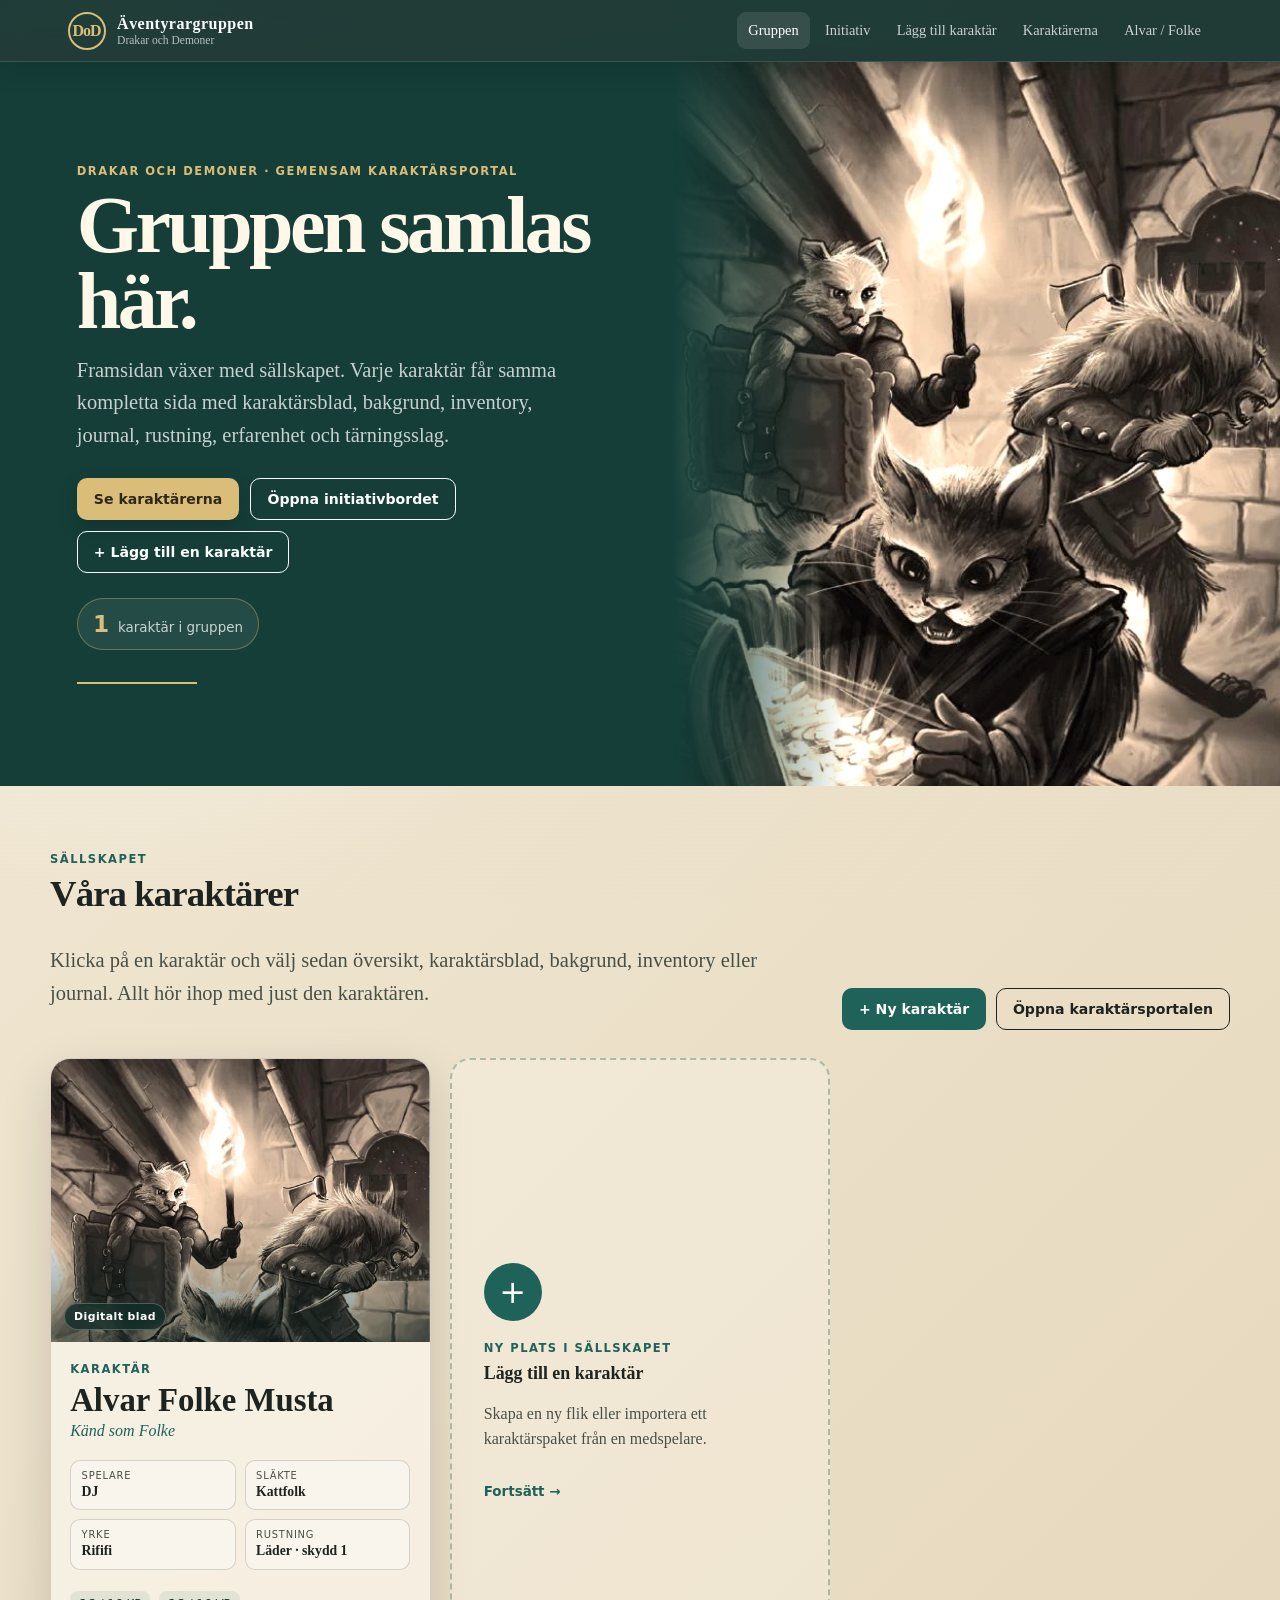
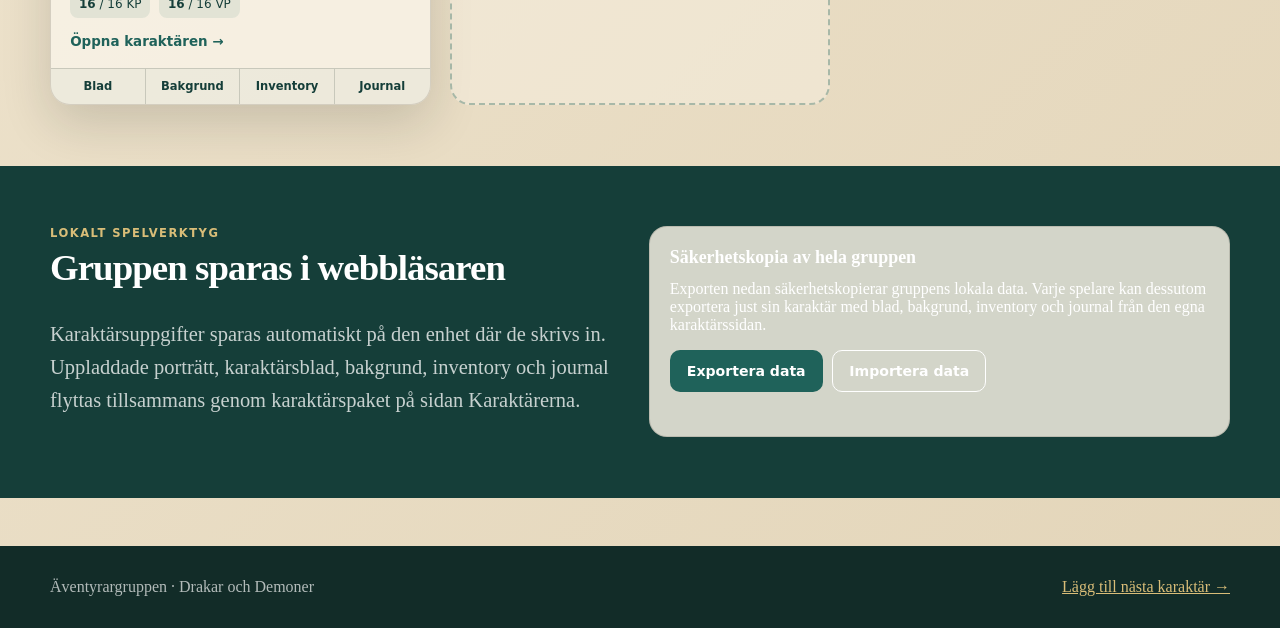
<file: index.html>
<!doctype html>
<html lang="sv">
<head>
  <meta charset="utf-8">
  <meta name="viewport" content="width=device-width, initial-scale=1">
  <meta name="description" content="Gemensam karaktärssida för en grupp i Drakar och Demoner.">
  <title>Äventyrargruppen — Drakar och Demoner</title>
  <link rel="icon" href="assets/images/favicon.svg" type="image/svg+xml">
  <link rel="stylesheet" href="assets/css/styles.css">
  <script defer src="assets/js/app.js"></script>
  <script defer src="assets/js/home.js"></script>
</head>
<body>
  <header class="site-header">
    <div class="header-inner">
      <a class="brand" href="index.html">
        <span class="brand-mark">DoD</span>
        <span><strong>Äventyrargruppen</strong><small>Drakar och Demoner</small></span>
      </a>
      <button class="nav-toggle" type="button" aria-expanded="false" aria-label="Öppna meny">Meny</button>
      <nav class="site-nav" aria-label="Huvudmeny">
        <a class="active" href="index.html">Gruppen</a>
        <a href="initiative.html">Initiativ</a>
        <a href="party.html#new">Lägg till karaktär</a>
        <a href="party.html">Karaktärerna</a>
        <a href="party.html#alvar/overview">Alvar / Folke</a>
      </nav>
    </div>
  </header>

  <main>
    <section class="hero group-hero">
      <div class="hero-copy">
        <p class="eyebrow">Drakar och Demoner · Gemensam karaktärsportal</p>
        <h1>Gruppen samlas här.</h1>
        <p class="lead">Framsidan växer med sällskapet. Varje karaktär får samma kompletta sida med karaktärsblad, bakgrund, inventory, journal, rustning, erfarenhet och tärningsslag.</p>
        <div class="hero-actions">
          <a class="btn btn-primary" href="#characters">Se karaktärerna</a>
          <a class="btn btn-ghost" href="initiative.html">Öppna initiativbordet</a>
          <a class="btn btn-ghost" href="party.html#new">+ Lägg till en karaktär</a>
        </div>
        <div class="group-count" aria-live="polite">
          <strong id="home-character-count">1</strong>
          <span id="home-character-count-label">karaktär i gruppen</span>
        </div>
      </div>
      <div class="hero-art">
        <img src="assets/images/kattfolkstjuvar.webp" alt="En grupp äventyrare undersöker en skattkista i ett stenvalv">
      </div>
    </section>

    <section id="characters" class="section container">
      <div class="page-head group-page-head">
        <div>
          <p class="eyebrow">Sällskapet</p>
          <h2>Våra karaktärer</h2>
          <p class="lead">Klicka på en karaktär och välj sedan översikt, karaktärsblad, bakgrund, inventory eller journal. Allt hör ihop med just den karaktären.</p>
        </div>
        <div class="tools no-print">
          <a class="btn btn-secondary" href="party.html#new">+ Ny karaktär</a>
          <a class="btn btn-ghost" href="party.html">Öppna karaktärsportalen</a>
        </div>
      </div>

      <div id="home-character-grid" class="character-gallery" aria-live="polite"></div>
    </section>

    <section class="section section-dark">
      <div class="container grid grid-2">
        <div>
          <p class="eyebrow">Lokalt spelverktyg</p>
          <h2>Gruppen sparas i webbläsaren</h2>
          <p class="lead">Karaktärsuppgifter sparas automatiskt på den enhet där de skrivs in. Uppladdade porträtt, karaktärsblad, bakgrund, inventory och journal flyttas tillsammans genom karaktärspaket på sidan Karaktärerna.</p>
        </div>
        <div class="card card-flat">
          <h3>Säkerhetskopia av hela gruppen</h3>
          <p>Exporten nedan säkerhetskopierar gruppens lokala data. Varje spelare kan dessutom exportera just sin karaktär med blad, bakgrund, inventory och journal från den egna karaktärssidan.</p>
          <div class="tools">
            <button class="btn btn-secondary" type="button" data-export>Exportera data</button>
            <label class="btn btn-ghost" for="import-home">Importera data</label>
            <input id="import-home" type="file" accept="application/json,.json" data-import hidden>
          </div>
        </div>
      </div>
    </section>
  </main>

  <footer class="site-footer">
    <div class="container footer-inner">
      <span>Äventyrargruppen · Drakar och Demoner</span>
      <a href="party.html#new">Lägg till nästa karaktär →</a>
    </div>
  </footer>
  <div id="toast" class="toast" role="status" aria-live="polite"></div>
</body>
</html>
</file>
<file: assets/css/styles.css>
:root {
  --ink: #1d231f;
  --ink-soft: #475048;
  --paper: #efe5cf;
  --paper-light: #f8f2e5;
  --paper-dark: #d8c9aa;
  --green: #1f625a;
  --green-dark: #153e39;
  --gold: #b58a45;
  --gold-light: #d9bd78;
  --red: #8c312d;
  --shadow: 0 18px 50px rgba(20, 24, 20, 0.16);
  --line: rgba(57, 67, 57, 0.2);
  --radius: 18px;
}

* { box-sizing: border-box; }
html { scroll-behavior: smooth; }
body {
  margin: 0;
  color: var(--ink);
  font-family: Georgia, 'Times New Roman', serif;
  background:
    radial-gradient(circle at 12% 15%, rgba(255,255,255,.72), transparent 26%),
    radial-gradient(circle at 88% 10%, rgba(181,138,69,.12), transparent 22%),
    linear-gradient(135deg, #f3ead7 0%, #e3d5b9 100%);
  min-height: 100vh;
}
body::before {
  content: '';
  position: fixed;
  inset: 0;
  pointer-events: none;
  opacity: .22;
  background-image:
    repeating-linear-gradient(0deg, transparent 0 3px, rgba(70,55,35,.04) 4px),
    repeating-linear-gradient(90deg, transparent 0 5px, rgba(70,55,35,.025) 6px);
  z-index: -1;
}
a { color: var(--green-dark); }
button, input, textarea, select { font: inherit; }
button { cursor: pointer; }
img { max-width: 100%; display: block; }

.site-header {
  position: sticky;
  top: 0;
  z-index: 50;
  backdrop-filter: blur(14px);
  background: rgba(20, 49, 45, .94);
  color: white;
  border-bottom: 1px solid rgba(255,255,255,.12);
  box-shadow: 0 6px 24px rgba(8,20,18,.18);
}
.header-inner {
  max-width: 1180px;
  margin: 0 auto;
  padding: .72rem 1.1rem;
  display: flex;
  align-items: center;
  gap: 1rem;
}
.brand {
  color: white;
  text-decoration: none;
  display: flex;
  align-items: center;
  gap: .72rem;
  min-width: 240px;
}
.brand-mark {
  width: 38px;
  height: 38px;
  border-radius: 50%;
  border: 2px solid var(--gold-light);
  display: grid;
  place-items: center;
  color: var(--gold-light);
  font-weight: 700;
  letter-spacing: -.06em;
}
.brand strong { display: block; font-size: 1rem; letter-spacing: .03em; }
.brand small { display: block; color: rgba(255,255,255,.68); font-size: .72rem; margin-top: .1rem; }
.nav-toggle {
  display: none;
  margin-left: auto;
  background: transparent;
  color: white;
  border: 1px solid rgba(255,255,255,.3);
  border-radius: 10px;
  padding: .55rem .7rem;
}
.site-nav {
  margin-left: auto;
  display: flex;
  gap: .2rem;
  align-items: center;
}
.site-nav a {
  color: rgba(255,255,255,.76);
  text-decoration: none;
  padding: .62rem .72rem;
  border-radius: 9px;
  font-size: .9rem;
}
.site-nav a:hover, .site-nav a.active { color: white; background: rgba(255,255,255,.1); }

main { min-height: calc(100vh - 170px); }
.container { width: min(1180px, calc(100% - 2rem)); margin: 0 auto; }
.page-head { padding: 3rem 0 1.7rem; }
.eyebrow {
  margin: 0 0 .55rem;
  color: var(--green);
  font-family: system-ui, sans-serif;
  text-transform: uppercase;
  font-weight: 800;
  letter-spacing: .13em;
  font-size: .72rem;
}
h1, h2, h3, p { margin-top: 0; }
h1 { font-size: clamp(2.3rem, 7vw, 5rem); line-height: .95; letter-spacing: -.045em; margin-bottom: .9rem; }
h2 { font-size: clamp(1.55rem, 3vw, 2.3rem); line-height: 1.05; letter-spacing: -.025em; }
h3 { font-size: 1.12rem; }
.lead { font-size: clamp(1.05rem, 2vw, 1.28rem); color: var(--ink-soft); max-width: 760px; line-height: 1.6; }
.muted { color: var(--ink-soft); }
.small { font-size: .84rem; }

.hero {
  min-height: 650px;
  display: grid;
  grid-template-columns: 1.05fr .95fr;
  overflow: hidden;
  background: var(--green-dark);
  color: white;
}
.hero-copy {
  padding: clamp(3rem, 8vw, 7rem) clamp(1.5rem, 6vw, 6rem);
  align-self: center;
  position: relative;
}
.hero-copy::after {
  content: '';
  width: 120px;
  height: 2px;
  background: var(--gold-light);
  display: block;
  margin-top: 2rem;
}
.hero h1 { color: #fff8e8; max-width: 720px; }
.hero .eyebrow { color: var(--gold-light); }
.hero .lead { color: rgba(255,255,255,.76); }
.hero-art { position: relative; min-height: 500px; }
.hero-art img { width: 100%; height: 100%; object-fit: cover; object-position: center 30%; filter: sepia(.08) contrast(1.02); }
.hero-art::after { content: ''; position: absolute; inset: 0; background: linear-gradient(90deg, var(--green-dark), transparent 28%); }
.hero-actions { display: flex; flex-wrap: wrap; gap: .7rem; margin-top: 1.6rem; }

.btn {
  display: inline-flex;
  align-items: center;
  justify-content: center;
  gap: .45rem;
  min-height: 42px;
  padding: .68rem 1rem;
  border-radius: 10px;
  border: 1px solid transparent;
  text-decoration: none;
  font-family: system-ui, sans-serif;
  font-weight: 750;
  font-size: .88rem;
  transition: transform .15s ease, box-shadow .15s ease, background .15s ease;
}
.btn:hover { transform: translateY(-1px); }
.btn-primary { background: var(--gold-light); color: #2f2819; box-shadow: 0 8px 20px rgba(0,0,0,.16); }
.btn-secondary { background: var(--green); color: white; }
.btn-ghost { background: transparent; border-color: currentColor; color: inherit; }
.btn-danger { background: var(--red); color: white; }
.btn-small { min-height: 34px; padding: .45rem .65rem; font-size: .78rem; }

.section { padding: 3.8rem 0; }
.section-tight { padding: 2rem 0 3.5rem; }
.section-dark { background: var(--green-dark); color: white; }
.section-dark .muted { color: rgba(255,255,255,.68); }
.grid { display: grid; gap: 1.1rem; }
.grid-2 { grid-template-columns: repeat(2, minmax(0,1fr)); }
.grid-3 { grid-template-columns: repeat(3, minmax(0,1fr)); }
.grid-4 { grid-template-columns: repeat(4, minmax(0,1fr)); }

.card {
  background: rgba(248,242,229,.84);
  border: 1px solid rgba(75,70,55,.18);
  border-radius: var(--radius);
  padding: 1.25rem;
  box-shadow: var(--shadow);
}
.card-flat { box-shadow: none; }
.card h2, .card h3 { margin-bottom: .75rem; }
.link-card { text-decoration: none; color: inherit; transition: transform .18s ease, box-shadow .18s ease; }
.link-card:hover { transform: translateY(-4px); box-shadow: 0 22px 55px rgba(20,24,20,.2); }
.link-card .arrow { color: var(--green); font-family: system-ui, sans-serif; font-weight: 800; }

.quick-facts { margin-top: -2.5rem; position: relative; z-index: 5; }
.fact { min-height: 145px; }
.fact strong { display:block; font-size: 1.55rem; color: var(--green-dark); margin-bottom: .25rem; }
.fact span { color: var(--ink-soft); }

.stat-grid { display: grid; grid-template-columns: repeat(6, minmax(95px,1fr)); gap: .7rem; }
.stat-card {
  background: var(--green-dark);
  color: white;
  border-radius: 16px;
  padding: 1rem .75rem;
  text-align: center;
  border: 1px solid rgba(255,255,255,.12);
  box-shadow: 0 14px 25px rgba(20,49,45,.15);
}
.stat-card label { display:block; text-transform: uppercase; font-family: system-ui, sans-serif; letter-spacing:.08em; font-size:.68rem; color:rgba(255,255,255,.68); }
.stat-card input {
  width: 100%;
  border: 0;
  background: transparent;
  color: white;
  text-align: center;
  font-size: 2rem;
  font-weight: 700;
  font-family: Georgia, serif;
  padding: .25rem 0;
}
.stat-card .abbr { color: var(--gold-light); font-family: system-ui, sans-serif; font-size: .72rem; }

.tracker-grid { display: grid; grid-template-columns: repeat(2,minmax(0,1fr)); gap: 1rem; }
.tracker { background: rgba(255,255,255,.5); border-radius: 16px; padding: 1rem; border: 1px solid var(--line); }
.tracker-head { display:flex; align-items:center; justify-content:space-between; gap:1rem; margin-bottom:.75rem; }
.counter { display:flex; align-items:center; gap:.45rem; }
.counter input { width: 64px; text-align:center; font-weight:700; }
.pips { display:flex; flex-wrap:wrap; gap:5px; }
.pip { width:18px; height:18px; border-radius:50%; border:2px solid var(--green); background:transparent; }
.pip.filled { background:var(--green); }

.conditions { display:grid; grid-template-columns:repeat(3,minmax(0,1fr)); gap:.6rem; }
.condition {
  border:1px solid var(--line);
  background:rgba(255,255,255,.45);
  border-radius:12px;
  padding:.7rem;
  display:flex;
  align-items:center;
  gap:.55rem;
  font-family:system-ui,sans-serif;
  font-size:.86rem;
}
.condition input { accent-color: var(--red); width:18px; height:18px; }
.condition:has(input:checked) { background:rgba(140,49,45,.12); border-color:rgba(140,49,45,.4); }

.skill-toolbar { display:flex; align-items:center; justify-content:space-between; gap:1rem; flex-wrap:wrap; margin-bottom:1rem; }
.search { min-width:min(100%,320px); }
.skill-list { display:grid; grid-template-columns:repeat(2,minmax(0,1fr)); gap:.45rem .8rem; }
.skill-row {
  display:grid;
  grid-template-columns:1fr 62px;
  align-items:center;
  gap:.5rem;
  padding:.55rem .65rem;
  border-bottom:1px solid var(--line);
}
.skill-row input { width:100%; text-align:center; }
.skill-name { font-size:.92rem; }
.skill-name small { color:var(--ink-soft); }

input, textarea, select {
  color: var(--ink);
  background: rgba(255,255,255,.68);
  border: 1px solid rgba(66,72,65,.28);
  border-radius: 9px;
  padding: .62rem .7rem;
  outline: none;
}
input:focus, textarea:focus, select:focus { border-color: var(--green); box-shadow: 0 0 0 3px rgba(31,98,90,.12); }
textarea { width:100%; min-height:130px; resize:vertical; line-height:1.55; }
label.field { display:grid; gap:.35rem; font-family:system-ui,sans-serif; font-size:.82rem; color:var(--ink-soft); }
.form-grid { display:grid; grid-template-columns:repeat(2,minmax(0,1fr)); gap:.8rem; }
.form-grid .full { grid-column:1/-1; }

.table-wrap { overflow-x:auto; border-radius:14px; border:1px solid var(--line); }
table { width:100%; border-collapse:collapse; min-width:680px; background:rgba(255,255,255,.42); }
th, td { padding:.75rem; text-align:left; border-bottom:1px solid var(--line); vertical-align:top; }
th { font-family:system-ui,sans-serif; text-transform:uppercase; letter-spacing:.06em; font-size:.7rem; background:rgba(31,98,90,.09); }
td input, td select { width:100%; min-width:70px; }
.icon-button { border:0; border-radius:8px; padding:.48rem .62rem; background:rgba(140,49,45,.1); color:var(--red); font-family:system-ui,sans-serif; font-weight:700; }
.icon-button:hover { background:rgba(140,49,45,.18); }

.coin-grid { display:grid; grid-template-columns:repeat(3,1fr); gap:.7rem; }
.coin { text-align:center; }
.coin label { display:block; font-family:system-ui,sans-serif; font-size:.7rem; text-transform:uppercase; letter-spacing:.08em; color:var(--ink-soft); }
.coin input { width:100%; text-align:center; font-size:1.4rem; font-weight:700; }

.backstory-layout { display:grid; grid-template-columns:minmax(0,1.4fr) minmax(260px,.6fr); gap:1.5rem; align-items:start; }
.prose { font-size:1.06rem; line-height:1.82; }
.prose p { margin-bottom:1.25rem; }
.quote {
  font-size:1.45rem;
  line-height:1.35;
  padding:1.3rem 1.4rem;
  border-left:5px solid var(--gold);
  background:rgba(181,138,69,.1);
  border-radius:0 14px 14px 0;
}
.sticky { position:sticky; top:90px; }
.map-panel { overflow:hidden; padding:0; }
.map-panel img { width:100%; aspect-ratio:1/1; object-fit:cover; object-position:center; }
.map-caption { padding:1rem; }
.dl { display:grid; grid-template-columns:max-content 1fr; gap:.45rem .8rem; }
.dl dt { font-family:system-ui,sans-serif; font-weight:800; color:var(--green-dark); }
.dl dd { margin:0; }

.journal-compose { margin-bottom:1.2rem; }
.journal-list { display:grid; gap:1rem; }
.journal-entry { position:relative; }
.journal-meta { display:flex; gap:.7rem; flex-wrap:wrap; align-items:center; color:var(--ink-soft); font-family:system-ui,sans-serif; font-size:.78rem; }
.journal-body { white-space:pre-wrap; line-height:1.65; margin-top:.9rem; }
.tag { display:inline-flex; align-items:center; border-radius:999px; padding:.25rem .55rem; background:rgba(31,98,90,.1); color:var(--green-dark); font-size:.72rem; font-family:system-ui,sans-serif; }
.entry-actions { display:flex; gap:.4rem; flex-wrap:wrap; margin-top:1rem; }
.empty-state { padding:2.5rem; text-align:center; border:1px dashed rgba(66,72,65,.35); border-radius:16px; color:var(--ink-soft); }

.sheet-preview { overflow:hidden; padding:0; }
.sheet-preview img { width:100%; }
.sheet-preview .sheet-actions { padding:1rem; display:flex; gap:.6rem; flex-wrap:wrap; }

.tools { display:flex; gap:.6rem; flex-wrap:wrap; }
.toast {
  position:fixed;
  left:50%;
  bottom:1.25rem;
  transform:translate(-50%, 140%);
  background:#142c29;
  color:white;
  border:1px solid rgba(255,255,255,.12);
  box-shadow:0 12px 35px rgba(0,0,0,.28);
  padding:.75rem 1rem;
  border-radius:10px;
  font-family:system-ui,sans-serif;
  font-size:.86rem;
  z-index:100;
  transition:transform .22s ease;
}
.toast.show { transform:translate(-50%,0); }

.site-footer { margin-top:3rem; padding:2rem 0; background:#122c28; color:rgba(255,255,255,.68); }
.footer-inner { display:flex; align-items:center; justify-content:space-between; gap:1rem; flex-wrap:wrap; }
.site-footer a { color:var(--gold-light); }

@media (max-width: 900px) {
  .hero { grid-template-columns:1fr; }
  .hero-art { order:-1; min-height:360px; max-height:520px; }
  .hero-art::after { background:linear-gradient(0deg,var(--green-dark),transparent 35%); }
  .hero-copy { padding-top:2.5rem; }
  .grid-4 { grid-template-columns:repeat(2,minmax(0,1fr)); }
  .grid-3 { grid-template-columns:repeat(2,minmax(0,1fr)); }
  .stat-grid { grid-template-columns:repeat(3,minmax(90px,1fr)); }
  .backstory-layout { grid-template-columns:1fr; }
  .sticky { position:static; }
}
@media (max-width: 720px) {
  .header-inner { flex-wrap:wrap; }
  .brand { min-width:0; }
  .nav-toggle { display:block; }
  .site-nav { display:none; width:100%; margin:0; flex-direction:column; align-items:stretch; padding:.5rem 0; }
  .site-nav.open { display:flex; }
  .site-nav a { width:100%; }
  .grid-2, .grid-3, .grid-4, .tracker-grid, .form-grid { grid-template-columns:1fr; }
  .stat-grid { grid-template-columns:repeat(2,minmax(90px,1fr)); }
  .skill-list { grid-template-columns:1fr; }
  .conditions { grid-template-columns:repeat(2,minmax(0,1fr)); }
  .quick-facts { margin-top:0; padding-top:1rem; }
  .page-head { padding-top:2rem; }
  .footer-inner { align-items:flex-start; flex-direction:column; }
}
@media print {
  .site-header, .site-footer, .no-print, .btn, .tools { display:none !important; }
  body { background:white; }
  .card { box-shadow:none; break-inside:avoid; }
  main { min-height:0; }
}

.capacity-summary { display:flex; align-items:baseline; gap:.55rem; margin-bottom:.8rem; }
.capacity-summary strong { font-size:2rem; color:var(--green-dark); }
.capacity-summary span { color:var(--ink-soft); }
.capacity-track { height:12px; border-radius:999px; overflow:hidden; background:rgba(31,98,90,.12); border:1px solid rgba(31,98,90,.18); }
.capacity-bar { height:100%; width:0; border-radius:inherit; background:var(--green); transition:width .25s ease; }
.capacity-bar[data-over="true"] { background:var(--red); }

[hidden] { display: none !important; }
.section-dark .eyebrow { color: var(--gold-light); }
.section-dark .lead { color: rgba(255,255,255,.76); }
.toast { opacity:0; visibility:hidden; }
.toast.show { opacity:1; visibility:visible; }

/* Gruppens karaktärer */
.notice-card {
  display: flex;
  gap: .8rem;
  align-items: flex-start;
  padding: 1rem 1.15rem;
  border: 1px solid rgba(181,138,69,.38);
  border-left: 5px solid var(--gold);
  background: rgba(255,248,230,.7);
  border-radius: 14px;
  font-family: system-ui, sans-serif;
  line-height: 1.45;
}
.notice-card span { color: var(--ink-soft); }
.party-toolbar { display:flex; align-items:center; justify-content:space-between; gap:1rem; flex-wrap:wrap; }
.party-tabs { display:flex; gap:.45rem; flex-wrap:wrap; min-height:42px; }
.party-tab {
  min-height: 40px;
  border: 1px solid rgba(31,98,90,.28);
  border-radius: 999px;
  padding: .55rem .9rem;
  background: rgba(255,255,255,.48);
  color: var(--green-dark);
  font-family: system-ui, sans-serif;
  font-weight: 750;
}
.party-tab:hover, .party-tab.active { background: var(--green-dark); color:white; border-color:var(--green-dark); }
.upload-grid { display:grid; grid-template-columns:repeat(2,minmax(0,1fr)); gap:.8rem; }
.upload-box {
  min-height: 135px;
  border: 2px dashed rgba(31,98,90,.35);
  border-radius: 15px;
  padding: 1rem;
  display:flex;
  flex-direction:column;
  justify-content:center;
  align-items:center;
  text-align:center;
  gap:.3rem;
  background:rgba(31,98,90,.04);
  font-family:system-ui,sans-serif;
  cursor:pointer;
}
.upload-box:hover { border-color:var(--green); background:rgba(31,98,90,.08); }
.upload-box span { color:var(--ink-soft); font-size:.82rem; }
.upload-box .upload-name { color:var(--green-dark); font-weight:700; margin-top:.35rem; overflow-wrap:anywhere; }
.party-profile { display:grid; grid-template-columns:210px minmax(0,1fr); gap:1.5rem; align-items:center; margin-bottom:1.2rem; }
.party-profile h1 { font-size:clamp(2.2rem,5vw,4.6rem); }
.party-portrait {
  aspect-ratio:1/1;
  border-radius:18px;
  overflow:hidden;
  background:var(--green-dark);
  color:var(--gold-light);
  display:grid;
  place-items:center;
  border:1px solid rgba(31,98,90,.35);
}
.party-portrait span { font-size:3.4rem; font-weight:800; letter-spacing:-.08em; font-family:system-ui,sans-serif; }
.party-portrait img { width:100%; height:100%; object-fit:cover; }
.party-facts { display:grid; grid-template-columns:repeat(3,minmax(0,1fr)); gap:.65rem; margin:1.1rem 0 0; }
.party-facts div { padding:.65rem .75rem; border:1px solid var(--line); border-radius:11px; background:rgba(255,255,255,.35); }
.party-facts dt { font-family:system-ui,sans-serif; font-size:.68rem; text-transform:uppercase; letter-spacing:.08em; color:var(--ink-soft); }
.party-facts dd { margin:.18rem 0 0; font-weight:700; }
.party-content-grid { display:grid; grid-template-columns:minmax(0,1.35fr) minmax(320px,.65fr); gap:1.2rem; align-items:start; }
.party-main-column, .party-side-column { display:grid; gap:1.2rem; }
.party-background { white-space:pre-wrap; line-height:1.75; font-size:1.02rem; }
.character-sheet-card { overflow:hidden; }
.party-sheet-pdf { width:100%; height:720px; border:1px solid var(--line); border-radius:12px; margin-bottom:.8rem; background:white; }
.party-sheet-image { width:100%; border:1px solid var(--line); border-radius:12px; background:white; }
.mini-stat-grid { display:grid; grid-template-columns:repeat(3,minmax(0,1fr)); gap:.55rem; }
.mini-stat { display:flex; align-items:baseline; justify-content:space-between; gap:.5rem; padding:.65rem; border-radius:10px; background:rgba(31,98,90,.08); }
.mini-stat span { text-transform:capitalize; font-family:system-ui,sans-serif; font-size:.78rem; color:var(--ink-soft); }
.mini-stat strong { color:var(--green-dark); font-size:1.25rem; }
.value-list { list-style:none; margin:0; padding:0; display:grid; gap:.35rem; }
.value-list li { display:flex; justify-content:space-between; gap:1rem; padding:.5rem .2rem; border-bottom:1px solid var(--line); }

@media (max-width: 900px) {
  .party-content-grid { grid-template-columns:1fr; }
  .party-sheet-pdf { height:650px; }
}
@media (max-width: 720px) {
  .upload-grid, .party-facts, .mini-stat-grid { grid-template-columns:1fr; }
  .party-profile { grid-template-columns:1fr; }
  .party-portrait { width:min(240px,100%); }
  .party-sheet-pdf { height:520px; }
  .notice-card { flex-direction:column; }
}

/* Rustning och skydd */
.subsection-head { margin: 1.8rem 0 1rem; padding-top: 1.4rem; border-top: 1px solid var(--line); }
.subsection-head.compact { margin: .6rem 0 0; padding-top: 1rem; }
.subsection-head h2, .subsection-head h3 { margin-bottom: .45rem; }
.armor-editor { display: grid; gap: 1rem; }
.armor-selector-grid, .quick-armor-fields, .armor-custom-grid {
  display: grid;
  grid-template-columns: repeat(2, minmax(0, 1fr));
  gap: .8rem;
}
.armor-custom-grid {
  padding: .9rem;
  border: 1px dashed rgba(31,98,90,.35);
  border-radius: 13px;
  background: rgba(31,98,90,.045);
}
.armor-custom-grid .full { grid-column: 1 / -1; }
.armor-summary {
  display: grid;
  grid-template-columns: 150px minmax(0,1fr);
  gap: 1rem;
  align-items: center;
  padding: 1rem;
  border: 1px solid rgba(31,98,90,.23);
  border-radius: 15px;
  background: rgba(31,98,90,.065);
}
.armor-summary.compact-summary { grid-template-columns: 105px minmax(0,1fr); padding: .85rem; }
.armor-summary h2, .armor-summary h3 { margin-bottom: .45rem; }
.armor-score {
  min-height: 120px;
  display: grid;
  place-items: center;
  align-content: center;
  text-align: center;
  border-radius: 14px;
  color: white;
  background: var(--green-dark);
  padding: .8rem;
}
.compact-summary .armor-score { min-height: 100px; }
.armor-score span {
  font-family: system-ui, sans-serif;
  text-transform: uppercase;
  letter-spacing: .1em;
  font-size: .68rem;
  color: rgba(255,255,255,.68);
}
.armor-score strong { font-size: 3.25rem; line-height: 1; color: var(--gold-light); }
.armor-score small { font-family: system-ui, sans-serif; color: rgba(255,255,255,.72); line-height: 1.3; }
.armor-effects { margin: 0; padding-left: 1.15rem; line-height: 1.55; }
.armor-effects li + li { margin-top: .35rem; }
.damage-protection-grid {
  display: grid;
  grid-template-columns: repeat(3, minmax(0,1fr));
  gap: .65rem;
}
.damage-protection-grid > div {
  padding: .75rem .85rem;
  border: 1px solid var(--line);
  border-radius: 11px;
  background: rgba(255,255,255,.42);
  display: flex;
  align-items: baseline;
  justify-content: space-between;
  gap: .6rem;
}
.damage-protection-grid span { font-family: system-ui, sans-serif; font-size: .78rem; color: var(--ink-soft); }
.damage-protection-grid strong { font-size: 1.45rem; color: var(--green-dark); }
.damage-protection-grid small { display: block; color: var(--ink-soft); font-size: .68rem; }
.compact-protection { margin-top: .8rem; }
.armor-rules {
  border: 1px solid var(--line);
  border-radius: 12px;
  background: rgba(255,255,255,.35);
  overflow: hidden;
}
.armor-rules summary {
  padding: .8rem .9rem;
  cursor: pointer;
  color: var(--green-dark);
  font-family: system-ui, sans-serif;
  font-weight: 800;
}
.armor-rules[open] summary { border-bottom: 1px solid var(--line); }
.armor-rule-grid {
  padding: .9rem;
  display: grid;
  grid-template-columns: repeat(2, minmax(0,1fr));
  gap: .65rem 1rem;
}
.armor-rule-grid p { margin: 0; line-height: 1.5; }
.quick-armor-fields { margin-top: .9rem; }
.armor-card h2 { font-size: 1.45rem; }

@media (max-width: 720px) {
  .armor-selector-grid, .quick-armor-fields, .armor-custom-grid, .armor-rule-grid { grid-template-columns: 1fr; }
  .armor-summary, .armor-summary.compact-summary { grid-template-columns: 1fr; }
  .armor-score { min-height: 105px; }
  .damage-protection-grid { grid-template-columns: 1fr; }
}

/* Gemensam gruppfront */
.group-hero { min-height: 590px; }
.group-hero .hero-art img { object-position: center 34%; }
.group-count {
  display: inline-flex;
  align-items: baseline;
  gap: .55rem;
  margin-top: 1.6rem;
  padding: .7rem .95rem;
  border: 1px solid rgba(217,189,120,.38);
  border-radius: 999px;
  background: rgba(255,255,255,.07);
  font-family: system-ui, sans-serif;
}
.group-count strong { color: var(--gold-light); font-size: 1.45rem; }
.group-count span { color: rgba(255,255,255,.76); font-size: .84rem; }
.group-page-head {
  display: flex;
  align-items: end;
  justify-content: space-between;
  gap: 1.5rem;
  padding-top: .35rem;
}
.group-page-head > div:first-child { max-width: 760px; }
.character-gallery {
  display: grid;
  grid-template-columns: repeat(3, minmax(0, 1fr));
  gap: 1.2rem;
  align-items: stretch;
}
.character-card {
  min-width: 0;
  display: flex;
  flex-direction: column;
  overflow: hidden;
  border: 1px solid rgba(75,70,55,.2);
  border-radius: 20px;
  background: rgba(248,242,229,.88);
  box-shadow: var(--shadow);
  transition: transform .18s ease, box-shadow .18s ease;
}
.character-card:hover { transform: translateY(-4px); box-shadow: 0 24px 58px rgba(20,24,20,.21); }
.character-card-main {
  display: flex;
  flex: 1;
  flex-direction: column;
  color: inherit;
  text-decoration: none;
}
.character-card-portrait {
  position: relative;
  aspect-ratio: 4 / 3;
  display: grid;
  place-items: center;
  overflow: hidden;
  color: var(--gold-light);
  background:
    radial-gradient(circle at 28% 20%, rgba(217,189,120,.22), transparent 28%),
    linear-gradient(145deg, #1f625a, #102f2b);
}
.character-card-portrait img { width: 100%; height: 100%; object-fit: cover; }
.character-card-portrait.has-image::after {
  content: '';
  position: absolute;
  inset: 0;
  background: linear-gradient(0deg, rgba(12,34,31,.55), transparent 48%);
  pointer-events: none;
}
.character-initials {
  font-family: system-ui, sans-serif;
  font-size: clamp(3.2rem, 8vw, 5.4rem);
  font-weight: 850;
  letter-spacing: -.08em;
}
.character-card-badge {
  position: absolute;
  z-index: 2;
  left: .8rem;
  bottom: .75rem;
  padding: .38rem .58rem;
  border: 1px solid rgba(255,255,255,.24);
  border-radius: 999px;
  color: white;
  background: rgba(17,44,40,.78);
  backdrop-filter: blur(8px);
  font-family: system-ui, sans-serif;
  font-size: .68rem;
  font-weight: 750;
  letter-spacing: .04em;
}
.character-card-copy { display: flex; flex: 1; flex-direction: column; padding: 1.2rem; }
.character-card-copy h3 { margin-bottom: .25rem; font-size: clamp(1.55rem, 3vw, 2.05rem); line-height: 1.02; }
.character-alias { margin-bottom: 1rem; color: var(--green); font-style: italic; }
.character-card-facts {
  display: grid;
  grid-template-columns: repeat(2, minmax(0, 1fr));
  gap: .55rem;
  margin: .25rem 0 1rem;
}
.character-card-facts div {
  min-width: 0;
  padding: .58rem .65rem;
  border: 1px solid var(--line);
  border-radius: 10px;
  background: rgba(255,255,255,.38);
}
.character-card-facts dt {
  font-family: system-ui, sans-serif;
  text-transform: uppercase;
  letter-spacing: .08em;
  font-size: .62rem;
  color: var(--ink-soft);
}
.character-card-facts dd { margin: .18rem 0 0; font-size: .86rem; font-weight: 700; overflow-wrap: anywhere; }
.character-card-resources {
  display: flex;
  gap: .55rem;
  flex-wrap: wrap;
  margin-top: auto;
  padding-top: .35rem;
}
.character-card-resources span {
  padding: .4rem .55rem;
  border-radius: 8px;
  color: var(--green-dark);
  background: rgba(31,98,90,.09);
  font-family: system-ui, sans-serif;
  font-size: .75rem;
}
.character-card-open {
  display: block;
  margin-top: 1rem;
  color: var(--green);
  font-family: system-ui, sans-serif;
  font-size: .84rem;
  font-weight: 800;
}
.character-card-links {
  display: grid;
  grid-template-columns: repeat(4, minmax(0,1fr));
  border-top: 1px solid var(--line);
  background: rgba(31,98,90,.045);
}
.character-card-links a {
  padding: .65rem .35rem;
  border-right: 1px solid var(--line);
  text-align: center;
  text-decoration: none;
  font-family: system-ui, sans-serif;
  font-size: .72rem;
  font-weight: 750;
}
.character-card-links a:last-child { border-right: 0; }
.character-card-links a:hover { background: rgba(31,98,90,.1); }
.character-card-add { border: 2px dashed rgba(31,98,90,.34); box-shadow: none; background: rgba(248,242,229,.45); }
.character-card-add a {
  min-height: 100%;
  display: flex;
  flex-direction: column;
  justify-content: center;
  padding: 2rem;
  color: inherit;
  text-decoration: none;
}
.character-card-add p:not(.eyebrow) { color: var(--ink-soft); line-height: 1.55; }
.add-character-symbol {
  width: 58px;
  height: 58px;
  display: grid;
  place-items: center;
  margin-bottom: 1.2rem;
  border-radius: 50%;
  color: white;
  background: var(--green);
  font-family: system-ui, sans-serif;
  font-size: 2rem;
  line-height: 1;
}
.party-tab-link { display: inline-flex; align-items: center; text-decoration: none; }

@media (max-width: 980px) {
  .character-gallery { grid-template-columns: repeat(2, minmax(0,1fr)); }
}
@media (max-width: 720px) {
  .group-page-head { align-items: flex-start; flex-direction: column; }
  .character-gallery { grid-template-columns: 1fr; }
  .character-card-facts { grid-template-columns: 1fr 1fr; }
}
@media (max-width: 420px) {
  .character-card-facts { grid-template-columns: 1fr; }
  .character-card-links { grid-template-columns: repeat(2, minmax(0,1fr)); }
  .character-card-links a:nth-child(2) { border-right: 0; }
  .character-card-links a:nth-child(-n+2) { border-bottom: 1px solid var(--line); }
}

/* Initiative board */
.initiative-page-head {
  display: flex;
  align-items: flex-end;
  justify-content: space-between;
  gap: 2rem;
}
.initiative-room-box {
  width: min(390px, 100%);
  padding: 1rem;
  border: 1px solid var(--line);
  border-radius: 14px;
  background: rgba(248,242,229,.78);
  box-shadow: 0 10px 28px rgba(20,24,20,.08);
}
.initiative-room-box .field { margin-bottom: .65rem; }
.initiative-room-box .dice-status { display: block; margin-top: .65rem; }
.initiative-layout {
  display: grid;
  grid-template-columns: minmax(260px, 340px) minmax(0, 1fr);
  gap: 1.25rem;
  align-items: start;
}
.initiative-sidebar { position: sticky; top: 84px; }
.initiative-sidebar-heading {
  display: flex;
  align-items: flex-start;
  justify-content: space-between;
  gap: 1rem;
  margin-bottom: 1rem;
}
.initiative-sidebar-heading h2 { margin-bottom: 0; }
.initiative-count {
  flex: 0 0 auto;
  padding: .4rem .55rem;
  border-radius: 999px;
  background: rgba(31,98,90,.1);
  color: var(--green-dark);
  font-family: system-ui, sans-serif;
  font-size: .72rem;
  font-weight: 800;
}
.initiative-roster { display: grid; gap: .55rem; }
.initiative-roster-row {
  display: flex;
  align-items: center;
  justify-content: space-between;
  gap: .65rem;
  padding: .55rem;
  border: 1px solid var(--line);
  border-radius: 11px;
  background: rgba(255,255,255,.35);
}
.initiative-roster-row.selected {
  border-color: rgba(31,98,90,.38);
  background: rgba(31,98,90,.07);
}
.initiative-roster-row label {
  min-width: 0;
  display: grid;
  grid-template-columns: auto auto minmax(0,1fr);
  align-items: center;
  gap: .55rem;
  cursor: pointer;
}
.initiative-roster-row input { width: 18px; height: 18px; accent-color: var(--green); }
.initiative-roster-row strong,
.initiative-roster-row small { display: block; }
.initiative-roster-row strong { overflow-wrap: anywhere; }
.initiative-roster-row small { margin-top: .1rem; color: var(--ink-soft); font-family: system-ui, sans-serif; font-size: .7rem; }
.initiative-roster-token {
  min-width: 34px;
  padding: .3rem .35rem;
  border-radius: 7px;
  background: var(--green-dark);
  color: white;
  text-align: center;
  font-family: system-ui, sans-serif;
  font-size: .62rem;
  font-weight: 850;
  letter-spacing: .04em;
}
.initiative-sidebar-actions { display: grid; gap: .9rem; margin-top: 1rem; }
.initiative-add-npc { display: grid; gap: .55rem; padding-top: .9rem; border-top: 1px solid var(--line); }
.initiative-rules { margin-top: 1rem; border-top: 1px solid var(--line); padding-top: .85rem; }
.initiative-rules summary { cursor: pointer; color: var(--green-dark); font-weight: 800; }
.initiative-rules div { margin-top: .8rem; color: var(--ink-soft); font-size: .88rem; line-height: 1.55; }
.initiative-rules p:last-child { margin-bottom: 0; }
.initiative-main { min-width: 0; }
.initiative-controls {
  display: flex;
  align-items: center;
  justify-content: space-between;
  gap: 1.25rem;
  margin-bottom: 1rem;
}
.initiative-controls h2 { margin-bottom: .25rem; }
.initiative-controls .tools { justify-content: flex-end; }
.initiative-swap-hint {
  margin: .65rem 0 0;
  padding: .6rem .75rem;
  border-radius: 9px;
  background: rgba(181,138,69,.16);
  color: #654b1f;
  font-family: system-ui, sans-serif;
  font-weight: 750;
  font-size: .82rem;
}
.initiative-board {
  display: grid;
  grid-template-columns: repeat(auto-fit, minmax(190px, 1fr));
  gap: 1rem;
  align-items: start;
}
.initiative-empty-board {
  grid-column: 1 / -1;
  min-height: 390px;
  display: grid;
  place-items: center;
  align-content: center;
  padding: 2rem;
  border: 2px dashed rgba(31,98,90,.28);
  border-radius: var(--radius);
  text-align: center;
  background: rgba(248,242,229,.5);
}
.initiative-empty-card {
  width: 92px;
  aspect-ratio: 2 / 3;
  display: grid;
  place-items: center;
  margin-bottom: 1rem;
  border: 3px solid var(--green);
  border-radius: 12px;
  color: var(--green);
  background: rgba(255,255,255,.4);
  font-size: 3rem;
  font-weight: 800;
}
.initiative-card {
  position: relative;
  padding: .7rem;
  border: 2px solid rgba(31,98,90,.22);
  border-radius: 16px;
  background: rgba(248,242,229,.74);
  box-shadow: 0 14px 30px rgba(20,24,20,.1);
  transition: transform .18s ease, border-color .18s ease, box-shadow .18s ease;
}
.initiative-card.current {
  transform: translateY(-4px);
  border-color: var(--gold);
  box-shadow: 0 18px 38px rgba(104,76,29,.2);
}
.initiative-card.waiting-source { border-color: var(--gold); background: rgba(217,189,120,.17); }
.initiative-card.swap-candidate { outline: 3px dashed rgba(31,98,90,.45); outline-offset: 3px; }
.initiative-card.acted { opacity: .82; background: rgba(25,35,31,.08); }
.initiative-current-label {
  position: absolute;
  z-index: 3;
  top: -.7rem;
  left: 50%;
  transform: translateX(-50%);
  padding: .32rem .55rem;
  border-radius: 999px;
  background: var(--gold-light);
  color: #322713;
  font-family: system-ui, sans-serif;
  font-size: .66rem;
  font-weight: 900;
  white-space: nowrap;
  box-shadow: 0 5px 14px rgba(0,0,0,.14);
}
.initiative-card-face {
  width: 100%;
  min-height: 285px;
  display: flex;
  flex-direction: column;
  align-items: center;
  justify-content: center;
  padding: 1rem;
  border: 0;
  border-radius: 12px;
  color: #f8efd9;
  background:
    radial-gradient(circle at center, rgba(217,189,120,.13), transparent 44%),
    repeating-linear-gradient(45deg, rgba(255,255,255,.025) 0 5px, transparent 5px 10px),
    var(--green-dark);
  box-shadow: inset 0 0 0 2px rgba(217,189,120,.48), inset 0 0 0 8px rgba(12,35,32,.48);
  text-align: center;
}
.initiative-card.acted .initiative-card-face {
  background:
    radial-gradient(circle at center, rgba(140,49,45,.23), transparent 48%),
    repeating-linear-gradient(135deg, rgba(255,255,255,.035) 0 5px, transparent 5px 10px),
    #272d29;
  box-shadow: inset 0 0 0 2px rgba(217,189,120,.3), inset 0 0 0 8px rgba(0,0,0,.22);
}
.initiative-number {
  display: block;
  font-size: clamp(4.5rem, 10vw, 7rem);
  line-height: .85;
  color: var(--gold-light);
  font-weight: 800;
  text-shadow: 0 4px 0 rgba(0,0,0,.2);
}
.initiative-card-type {
  margin: .9rem 0 .45rem;
  color: rgba(255,255,255,.63);
  font-family: system-ui, sans-serif;
  text-transform: uppercase;
  letter-spacing: .12em;
  font-size: .62rem;
  font-weight: 850;
}
.initiative-name { font-size: 1.25rem; line-height: 1.05; }
.initiative-card-face > small { margin-top: .3rem; color: rgba(255,255,255,.67); font-family: system-ui, sans-serif; }
.initiative-delayed {
  margin-top: .7rem;
  padding: .32rem .5rem;
  border: 1px solid rgba(217,189,120,.5);
  border-radius: 999px;
  color: var(--gold-light);
  font-family: system-ui, sans-serif;
  font-size: .65rem;
  font-weight: 800;
}
.initiative-card-back-mark {
  width: 76px;
  height: 76px;
  display: grid;
  place-items: center;
  margin-bottom: 1rem;
  border: 2px solid var(--gold-light);
  border-radius: 50%;
  color: var(--gold-light);
  font-size: 1.35rem;
  font-weight: 850;
}
.initiative-card.acted .initiative-card-face strong { font-size: 1.4rem; letter-spacing: .1em; }
.initiative-card-actions { display: grid; gap: .45rem; margin-top: .65rem; }
.initiative-reactive-warning {
  margin: .65rem .2rem 0;
  color: var(--red);
  font-family: system-ui, sans-serif;
  font-size: .72rem;
  font-weight: 750;
  line-height: 1.35;
}
.initiative-notice { margin-bottom: 1rem; }

@media (max-width: 980px) {
  .initiative-page-head { align-items: flex-start; flex-direction: column; }
  .initiative-layout { grid-template-columns: 1fr; }
  .initiative-sidebar { position: static; }
  .initiative-controls { align-items: flex-start; flex-direction: column; }
  .initiative-controls .tools { justify-content: flex-start; }
}
@media (max-width: 560px) {
  .initiative-board { grid-template-columns: 1fr; }
  .initiative-card-face { min-height: 245px; }
  .initiative-controls .tools { width: 100%; display: grid; }
  .initiative-controls .btn { width: 100%; }
}

/* Version 7: varje karaktär har ett komplett eget arbetsrum */
.character-profile-compact { grid-template-columns: 175px minmax(0,1fr); }
.character-profile-compact .party-portrait { max-width:175px; }
.character-profile-compact h1 { font-size:clamp(2rem,4vw,3.7rem); }
.character-section-tabs {
  display:flex;
  gap:.45rem;
  align-items:center;
  overflow-x:auto;
  margin:0 0 1.2rem;
  padding:.45rem;
  border:1px solid var(--line);
  border-radius:15px;
  background:rgba(255,255,255,.42);
  scrollbar-width:thin;
}
.character-section-tab {
  flex:0 0 auto;
  border:0;
  border-radius:10px;
  padding:.72rem 1rem;
  color:var(--green-dark);
  background:transparent;
  font-family:system-ui,sans-serif;
  font-weight:800;
}
.character-section-tab:hover { background:rgba(31,98,90,.09); }
.character-section-tab.active { color:white; background:var(--green-dark); }
.character-section-content { min-height:360px; }
.character-resource-grid {
  display:grid;
  grid-template-columns:repeat(4,minmax(0,1fr));
  gap:.65rem;
  margin:1rem 0;
}
.character-resource-grid div,
.overview-stat-grid button {
  display:grid;
  gap:.2rem;
  padding:.85rem;
  border:1px solid var(--line);
  border-radius:12px;
  background:rgba(31,98,90,.055);
}
.character-resource-grid span,
.overview-stat-grid span {
  color:var(--ink-soft);
  font-family:system-ui,sans-serif;
  font-size:.72rem;
  line-height:1.35;
}
.character-resource-grid strong { color:var(--green-dark); font-size:1.35rem; }
.overview-stat-grid { display:grid; grid-template-columns:repeat(4,minmax(0,1fr)); gap:.65rem; }
.overview-stat-grid button { text-align:left; color:inherit; cursor:pointer; }
.overview-stat-grid button:hover { border-color:var(--green); background:rgba(31,98,90,.1); }
.overview-stat-grid strong { color:var(--green-dark); font-size:1.8rem; }
.background-excerpt { max-height:21rem; overflow:hidden; position:relative; }
.background-editor-card textarea[name="background"] { min-height:520px; }
.attribute-edit-grid { display:grid; grid-template-columns:repeat(6,minmax(0,1fr)); gap:.65rem; }
.attribute-edit-grid input { text-align:center; font-size:1.25rem; font-weight:800; }
.derived-edit-grid { display:grid; grid-template-columns:repeat(4,minmax(0,1fr)); gap:.65rem; margin-top:1rem; }
.condition-grid { display:grid; grid-template-columns:repeat(3,minmax(0,1fr)); gap:.55rem; margin-top:1rem; }
.party-skill-section-grid { display:grid; gap:1.25rem; }
.party-skill-section-grid .subsection-head.compact {
  display:flex;
  align-items:center;
  justify-content:space-between;
  gap:.75rem;
  margin:.2rem 0 .45rem;
  padding-top:.75rem;
}
.party-skill-row {
  grid-template-columns:34px minmax(150px,1fr) 64px 68px auto auto;
  gap:.45rem;
  padding:.48rem .2rem;
}
.party-skill-row input { text-align:left; }
.party-skill-row .skill-attr-input,
.party-skill-row .skill-value { text-align:center; }
.skill-xp-check {
  width:28px;
  height:28px;
  display:grid;
  place-items:center;
  position:relative;
  border:1px solid rgba(31,98,90,.32);
  border-radius:7px;
  background:rgba(255,255,255,.5);
  cursor:pointer;
}
.skill-xp-check input { position:absolute; opacity:0; pointer-events:none; }
.skill-xp-check span { opacity:0; color:white; font-weight:900; }
.skill-xp-check:has(input:checked) { background:var(--green); border-color:var(--green); }
.skill-xp-check:has(input:checked) span { opacity:1; }
.skill-name-input { min-width:150px; }
.skill-attr-input { min-width:58px; }
.experience-summary { margin:.25rem 0 0; color:var(--ink-soft); font-family:system-ui,sans-serif; font-size:.82rem; }
.editable-list { display:grid; gap:.55rem; }
.editable-list-row { display:grid; grid-template-columns:minmax(130px,.7fr) minmax(180px,1.3fr) auto; gap:.5rem; align-items:center; }
.character-sheet-layout .party-sheet-pdf { height:680px; }
.character-sheet-layout .party-side-column { position:sticky; top:88px; }
.party-weapon-table { min-width:960px; }
.party-weapon-table td:nth-last-child(-n+3) { white-space:nowrap; }

@media (max-width: 1100px) {
  .attribute-edit-grid { grid-template-columns:repeat(3,minmax(0,1fr)); }
  .character-resource-grid,
  .overview-stat-grid { grid-template-columns:repeat(2,minmax(0,1fr)); }
  .character-sheet-layout .party-side-column { position:static; }
}
@media (max-width: 760px) {
  .character-profile-compact { grid-template-columns:1fr; }
  .character-section-tabs { border-radius:12px; }
  .character-section-tab { padding:.65rem .8rem; }
  .derived-edit-grid { grid-template-columns:repeat(2,minmax(0,1fr)); }
  .condition-grid { grid-template-columns:repeat(2,minmax(0,1fr)); }
  .party-skill-row { grid-template-columns:32px minmax(120px,1fr) 56px 62px; }
  .party-skill-row .btn,
  .party-skill-row .icon-button { grid-column:auto; }
  .party-skill-row .btn { grid-column:2/4; }
  .party-skill-row .icon-button { grid-column:4; }
  .editable-list-row { grid-template-columns:1fr; }
  .background-editor-card textarea[name="background"] { min-height:380px; }
}
@media (max-width: 480px) {
  .attribute-edit-grid,
  .derived-edit-grid,
  .condition-grid,
  .character-resource-grid,
  .overview-stat-grid { grid-template-columns:1fr 1fr; }
  .party-skill-row { grid-template-columns:30px minmax(100px,1fr) 54px; }
  .party-skill-row .skill-value { grid-column:3; }
  .party-skill-row .btn { grid-column:2; }
  .party-skill-row .icon-button { grid-column:3; }
}

/* Version 8: tydligare karaktärsblad och tärningsdocka som alltid är nära */
.sr-only {
  position: absolute !important;
  width: 1px !important;
  height: 1px !important;
  padding: 0 !important;
  margin: -1px !important;
  overflow: hidden !important;
  clip: rect(0, 0, 0, 0) !important;
  white-space: nowrap !important;
  border: 0 !important;
}

.character-sheet-workspace {
  display: grid;
  gap: 1.2rem;
}
.sheet-armor-row .armor-card {
  position: static;
  display: grid;
  grid-template-columns: minmax(300px, .9fr) minmax(380px, 1.1fr);
  gap: 1rem 1.4rem;
  align-items: start;
}
.sheet-armor-row .armor-card > .eyebrow { grid-column: 1 / -1; margin-bottom: -.4rem; }
.sheet-armor-row .armor-summary { min-height: 100%; }
.sheet-armor-row .quick-armor-fields,
.sheet-armor-row .damage-protection-grid,
.sheet-armor-row .tools,
.sheet-armor-row .armor-rules { grid-column: 2; }
.sheet-armor-row .quick-armor-fields { margin-top: 0; }
.sheet-armor-row .armor-rules { width: 100%; }

.detailed-section-card { overflow: visible; }
.detailed-editable-list {
  display: grid;
  gap: .9rem;
}
.detailed-list-row {
  display: grid;
  gap: .75rem;
  padding: 1rem;
  border: 1px solid var(--line);
  border-radius: 14px;
  background: rgba(255,255,255,.34);
}
.detailed-list-head {
  display: grid;
  grid-template-columns: minmax(0,1fr) auto;
  align-items: end;
  gap: .7rem;
}
.detailed-list-name { max-width: 460px; }
.detailed-list-row textarea {
  width: 100%;
  min-height: 125px;
  resize: vertical;
  line-height: 1.55;
}
.sheet-free-text-card textarea {
  min-height: 280px;
  resize: vertical;
  line-height: 1.65;
}
.original-sheet-heading {
  display: flex;
  align-items: flex-start;
  justify-content: space-between;
  gap: 1rem;
  margin-bottom: 1rem;
}
.character-original-sheet { overflow: visible; }
.character-original-sheet .party-sheet-pdf-full {
  display: block;
  width: 100%;
  height: min(1100px, calc(100vh - 120px));
  min-height: 760px;
  margin: 0;
  border: 1px solid var(--line);
  border-radius: 12px;
  background: white;
}
.character-original-sheet .party-sheet-image { width: 100%; }

body.dice-dock-active { padding-bottom: 104px; }
.dice-dock-host {
  position: fixed;
  z-index: 90;
  left: 50%;
  bottom: 12px;
  width: min(1460px, calc(100% - 24px));
  transform: translateX(-50%);
  pointer-events: none;
}
.dice-dock-card {
  position: relative;
  pointer-events: auto;
  border: 1px solid rgba(217,189,120,.5);
  border-radius: 16px;
  color: white;
  background: rgba(17,54,50,.97);
  box-shadow: 0 18px 55px rgba(4,19,17,.38);
  backdrop-filter: blur(18px);
}
.dice-dock-main {
  min-height: 76px;
  display: flex;
  align-items: center;
  gap: .65rem;
  padding: .62rem .72rem;
  overflow-x: auto;
  scrollbar-width: thin;
}
.dice-dock-character {
  flex: 0 0 auto;
  min-width: 92px;
  display: grid;
  gap: .08rem;
  padding-right: .6rem;
  border-right: 1px solid rgba(255,255,255,.16);
  font-family: system-ui, sans-serif;
}
.dice-dock-character span {
  color: var(--gold-light);
  font-size: .62rem;
  font-weight: 900;
  letter-spacing: .11em;
  text-transform: uppercase;
}
.dice-dock-character strong {
  max-width: 135px;
  overflow: hidden;
  text-overflow: ellipsis;
  white-space: nowrap;
  font-size: .86rem;
}
.dice-mode {
  display: inline-flex;
  border: 1px solid rgba(31,98,90,.35);
  border-radius: 10px;
  overflow: hidden;
  background: rgba(255,255,255,.5);
}
.dice-mode button {
  border: 0;
  padding: .55rem .7rem;
  color: var(--green-dark);
  background: transparent;
  font-family: system-ui, sans-serif;
  font-size: .76rem;
  font-weight: 850;
}
.dice-mode button + button { border-left: 1px solid rgba(31,98,90,.25); }
.dice-mode button.active { color: white; background: var(--green); }
.dice-mode-compact { flex: 0 0 auto; border-color: rgba(255,255,255,.22); background: rgba(255,255,255,.09); }
.dice-mode-compact button { color: rgba(255,255,255,.8); padding: .48rem .58rem; }
.dice-mode-compact button + button { border-color: rgba(255,255,255,.16); }
.dice-mode-compact button.active { color: #1c2d28; background: var(--gold-light); }
.dice-quick {
  display: flex;
  gap: .35rem;
  flex-wrap: wrap;
}
.dice-quick-dock { flex: 0 0 auto; flex-wrap: nowrap; }
.die-button {
  min-width: 42px;
  min-height: 38px;
  border: 1px solid rgba(31,98,90,.28);
  border-radius: 9px;
  color: var(--green-dark);
  background: rgba(255,255,255,.62);
  font-family: system-ui, sans-serif;
  font-size: .76rem;
  font-weight: 900;
}
.dice-quick-dock .die-button {
  min-width: 39px;
  min-height: 36px;
  color: white;
  border-color: rgba(255,255,255,.2);
  background: rgba(255,255,255,.08);
}
.dice-quick-dock .die-button:hover { color: #20322d; background: var(--gold-light); }
.dice-custom-dock {
  flex: 0 0 auto;
  display: grid;
  grid-template-columns: 48px auto 52px 58px minmax(125px,190px) auto;
  align-items: center;
  gap: .3rem;
  margin: 0;
}
.dice-custom-dock input {
  width: 100%;
  min-height: 36px;
  padding: .38rem .45rem;
  border: 1px solid rgba(255,255,255,.22);
  border-radius: 8px;
  color: white;
  background: rgba(255,255,255,.08);
  font-family: system-ui, sans-serif;
  font-size: .78rem;
}
.dice-custom-dock input::placeholder { color: rgba(255,255,255,.5); }
.dice-custom-dock > span { color: rgba(255,255,255,.65); font-family: system-ui,sans-serif; }
.dice-dock-latest {
  flex: 0 0 auto;
  min-width: 145px;
  max-width: 225px;
  display: grid;
  gap: .05rem;
  padding: .42rem .6rem;
  border-left: 1px solid rgba(255,255,255,.15);
  font-family: system-ui,sans-serif;
}
.dice-dock-latest span {
  overflow: hidden;
  color: rgba(255,255,255,.62);
  font-size: .64rem;
  text-overflow: ellipsis;
  white-space: nowrap;
}
.dice-dock-latest strong {
  color: var(--gold-light);
  font-size: 1rem;
  white-space: nowrap;
}
.dice-result-flash { animation: diceResultFlash .52s ease; }
@keyframes diceResultFlash {
  0% { background: rgba(217,189,120,.5); transform: scale(1.07); }
  100% { background: transparent; transform: scale(1); }
}
.dice-dock-expand { flex: 0 0 auto; color: white; border-color: rgba(255,255,255,.28); }
.dice-dock-drawer {
  position: absolute;
  left: 0;
  right: 0;
  bottom: calc(100% + 8px);
  max-height: min(620px, 68vh);
  overflow: auto;
  padding: 1rem;
  border: 1px solid rgba(217,189,120,.45);
  border-radius: 16px;
  color: var(--ink);
  background: rgba(248,242,229,.985);
  box-shadow: 0 20px 55px rgba(4,19,17,.36);
}
.dice-public-settings {
  display: flex;
  align-items: end;
  gap: .65rem;
  flex-wrap: wrap;
  margin: .9rem 0;
}
.dice-room-field { flex: 1 1 280px; }
.dice-status {
  padding: .42rem .6rem;
  border-radius: 999px;
  font-family: system-ui,sans-serif;
  font-size: .7rem;
  font-weight: 850;
}
.dice-status.online { color: #14533e; background: #d9efe5; }
.dice-status.waiting { color: #695219; background: #f1e5bd; }
.dice-status.warning { color: #7a302d; background: #f2d8d4; }
.dice-log-grid {
  display: grid;
  grid-template-columns: repeat(2,minmax(0,1fr));
  gap: 1rem;
  margin-top: 1rem;
}
.dice-log-panel {
  min-width: 0;
  padding: .9rem;
  border: 1px solid var(--line);
  border-radius: 13px;
  background: rgba(255,255,255,.36);
}
.dice-log-heading,
.dice-log-top,
.dice-result-line {
  display: flex;
  align-items: center;
  justify-content: space-between;
  gap: .7rem;
}
.dice-log-entry {
  margin-top: .65rem;
  padding: .7rem;
  border-left: 4px solid var(--green);
  border-radius: 9px;
  background: rgba(31,98,90,.06);
}
.dice-log-entry.dragon { border-left-color: #357f52; }
.dice-log-entry.demon { border-left-color: var(--red); }
.dice-log-entry p,
.dice-log-entry small { margin: .25rem 0 0; color: var(--ink-soft); font-family: system-ui,sans-serif; font-size: .76rem; }
.dice-log-top time { color: var(--ink-soft); font-family: system-ui,sans-serif; font-size: .68rem; }
.dice-result-line { justify-content: flex-start; margin-top: .3rem; font-family: system-ui,sans-serif; }
.dice-total { color: var(--green-dark); font-size: 1.7rem; font-weight: 900; }
.dice-empty { color: var(--ink-soft); font-family: system-ui,sans-serif; font-size: .82rem; }
.dice-custom-form:not(.dice-custom-dock) {
  display: grid;
  grid-template-columns: repeat(3,minmax(90px,.45fr)) minmax(220px,1.5fr) auto;
  align-items: end;
  gap: .65rem;
  margin-top: .9rem;
}
.dice-card .dice-header { display:flex; align-items:flex-start; justify-content:space-between; gap:1rem; }
.dice-card .dice-quick { margin-top:.8rem; }

@media (max-width: 980px) {
  .sheet-armor-row .armor-card { grid-template-columns: 1fr; }
  .sheet-armor-row .quick-armor-fields,
  .sheet-armor-row .damage-protection-grid,
  .sheet-armor-row .tools,
  .sheet-armor-row .armor-rules { grid-column: 1; }
  .character-original-sheet .party-sheet-pdf-full { min-height: 650px; }
  .dice-log-grid { grid-template-columns: 1fr; }
  .dice-custom-form:not(.dice-custom-dock) { grid-template-columns: repeat(2,minmax(0,1fr)); }
  .dice-custom-form:not(.dice-custom-dock) .dice-label-field { grid-column: 1 / -1; }
}
@media (max-width: 620px) {
  body.dice-dock-active { padding-bottom: 96px; }
  .dice-dock-host { bottom: 6px; width: calc(100% - 12px); }
  .dice-dock-main { min-height: 70px; padding: .48rem; }
  .dice-dock-character { min-width: 74px; }
  .dice-dock-character strong { max-width: 90px; }
  .dice-custom-dock { grid-template-columns: 44px auto 48px 52px 125px auto; }
  .dice-dock-latest { min-width: 125px; }
  .dice-dock-drawer { max-height: 72vh; padding: .7rem; }
  .original-sheet-heading { flex-direction: column; }
  .character-original-sheet .party-sheet-pdf-full { min-height: 520px; height: 72vh; }
  .detailed-list-head { grid-template-columns: 1fr; }
  .detailed-list-name { max-width: none; }
  .dice-custom-form:not(.dice-custom-dock) { grid-template-columns: 1fr; }
  .dice-custom-form:not(.dice-custom-dock) .dice-label-field { grid-column: auto; }
}
.sheet-armor-row .armor-summary { grid-row: 2 / span 4; }
body.dice-dock-active .toast { bottom: 112px; }
@media (max-width: 980px) {
  .sheet-armor-row .armor-summary { grid-row: auto; }
}
@media (max-width: 620px) {
  body.dice-dock-active .toast { bottom: 100px; }
}

/* Version 8.1: fast spelrad för strid, resurser och slag */
.character-sheet-workspace,
.sheet-armor-row,
.character-original-sheet {
  position: relative;
  z-index: 0;
  min-width: 0;
}
.sheet-armor-row { isolation: isolate; }
.character-original-sheet { clear: both; }

.ability-meta-grid {
  display: grid;
  grid-template-columns: repeat(3, minmax(0, 1fr));
  gap: .7rem;
}
.detailed-list-row textarea { min-height: 165px; }
.sheet-free-text-card textarea {
  min-height: 420px;
  font-size: 1rem;
  line-height: 1.7;
}
.character-original-sheet .party-sheet-pdf-full {
  height: 88vh;
  min-height: 820px;
}

body.dice-dock-active { padding-bottom: 116px; }
.dice-dock-host { width: min(1580px, calc(100% - 20px)); }
.dice-dock-main {
  min-height: 84px;
  gap: .5rem;
  padding: .55rem .62rem;
}
.dice-dock-character { min-width: 82px; padding-right: .5rem; }
.dice-dock-character strong { max-width: 110px; }

.combat-resource-strip {
  flex: 0 0 auto;
  display: flex;
  gap: .38rem;
}
.combat-resource {
  display: grid;
  grid-template-columns: auto 27px minmax(58px, auto) 27px auto;
  align-items: center;
  gap: .2rem;
  min-height: 42px;
  padding: .28rem .35rem;
  border: 1px solid rgba(255,255,255,.19);
  border-radius: 11px;
  background: rgba(255,255,255,.075);
  font-family: system-ui, sans-serif;
}
.combat-resource > span {
  color: var(--gold-light);
  font-size: .66rem;
  font-weight: 950;
  letter-spacing: .08em;
}
.combat-resource button {
  min-width: 27px;
  min-height: 28px;
  padding: 0 .3rem;
  border: 1px solid rgba(255,255,255,.18);
  border-radius: 7px;
  color: white;
  background: rgba(255,255,255,.08);
  font-family: system-ui, sans-serif;
  font-size: .76rem;
  font-weight: 900;
}
.combat-resource button:hover { color: #172e29; background: var(--gold-light); }
.combat-resource .combat-resource-value {
  min-width: 58px;
  color: var(--gold-light);
  background: rgba(0,0,0,.12);
}
.combat-resource-value strong { font-size: .88rem; white-space: nowrap; }
.combat-resource .combat-resource-reset {
  padding-inline: .42rem;
  color: rgba(255,255,255,.78);
  font-size: .62rem;
}

.combat-armor-chip {
  flex: 0 0 auto;
  display: grid;
  place-items: center;
  min-width: 52px;
  min-height: 43px;
  padding: .25rem .5rem;
  border: 1px solid rgba(217,189,120,.38);
  border-radius: 10px;
  background: rgba(217,189,120,.1);
  font-family: system-ui,sans-serif;
}
.combat-armor-chip span {
  color: rgba(255,255,255,.68);
  font-size: .56rem;
  font-weight: 850;
  letter-spacing: .08em;
  text-transform: uppercase;
}
.combat-armor-chip strong { color: var(--gold-light); font-size: 1.05rem; }

.combat-weapon-quick {
  flex: 0 0 auto;
  display: grid;
  grid-template-columns: minmax(135px, 185px) auto auto;
  align-items: center;
  gap: .28rem;
}
.combat-weapon-quick select,
.dice-select-action select {
  width: 100%;
  min-height: 36px;
  padding: .38rem .5rem;
  border: 1px solid rgba(255,255,255,.22);
  border-radius: 8px;
  color: white;
  background: #1b4f49;
  font-family: system-ui,sans-serif;
  font-size: .74rem;
  font-weight: 750;
}
.combat-weapon-quick option,
.dice-select-action option { color: #1c2d28; background: #f8f2e5; }

.dice-dock-main .dice-quick-dock { gap: .24rem; }
.dice-dock-main .dice-quick-dock .die-button {
  min-width: 35px;
  min-height: 34px;
  padding: .25rem;
}
.dice-dock-main .dice-mode-compact button { padding: .45rem .5rem; }
.dice-dock-main .dice-dock-latest { min-width: 128px; max-width: 175px; padding-inline: .45rem; }
.dice-dock-main .dice-dock-expand { white-space: nowrap; }

.dice-tool-grid {
  display: grid;
  grid-template-columns: minmax(300px, .8fr) minmax(520px, 1.2fr);
  gap: 1rem;
}
.dice-tool-panel {
  min-width: 0;
  padding: 1rem;
  border: 1px solid var(--line);
  border-radius: 14px;
  background: rgba(255,255,255,.38);
}
.dice-tool-panel h3 { margin-top: .15rem; }
.dice-select-action {
  display: grid;
  grid-template-columns: minmax(0,1fr) auto;
  gap: .55rem;
  margin-top: .8rem;
}
.dice-select-action select {
  color: var(--ink);
  border-color: var(--line);
  background: rgba(255,255,255,.8);
}
.combat-status-summary {
  display: grid;
  gap: .35rem;
  margin-top: .8rem;
  color: var(--ink-soft);
  font-family: system-ui,sans-serif;
  font-size: .78rem;
}
.dice-quick-drawer { margin-top: .65rem; }
.dice-tool-panel .dice-custom-form {
  grid-template-columns: repeat(3,minmax(80px,.45fr)) minmax(200px,1.3fr) auto;
}

@media (max-width: 1320px) {
  .dice-dock-main .dice-quick-dock { display: none; }
  .combat-weapon-quick { grid-template-columns: minmax(125px,165px) auto auto; }
}
@media (max-width: 1040px) {
  .combat-armor-chip { display: none; }
  .dice-tool-grid { grid-template-columns: 1fr; }
  .ability-meta-grid { grid-template-columns: 1fr 1fr; }
}
@media (max-width: 760px) {
  body.dice-dock-active { padding-bottom: 102px; }
  .dice-dock-host { width: calc(100% - 10px); bottom: 5px; }
  .dice-dock-main { min-height: 76px; }
  .combat-resource { grid-template-columns: auto 25px minmax(52px,auto) 25px; }
  .combat-resource-reset { display: none; }
  .combat-weapon-quick { grid-template-columns: minmax(125px,155px) auto auto; }
  .dice-dock-main .dice-dock-latest { min-width: 115px; }
  .ability-meta-grid { grid-template-columns: 1fr; }
  .character-original-sheet .party-sheet-pdf-full { min-height: 560px; height: 78vh; }
}
</file>
